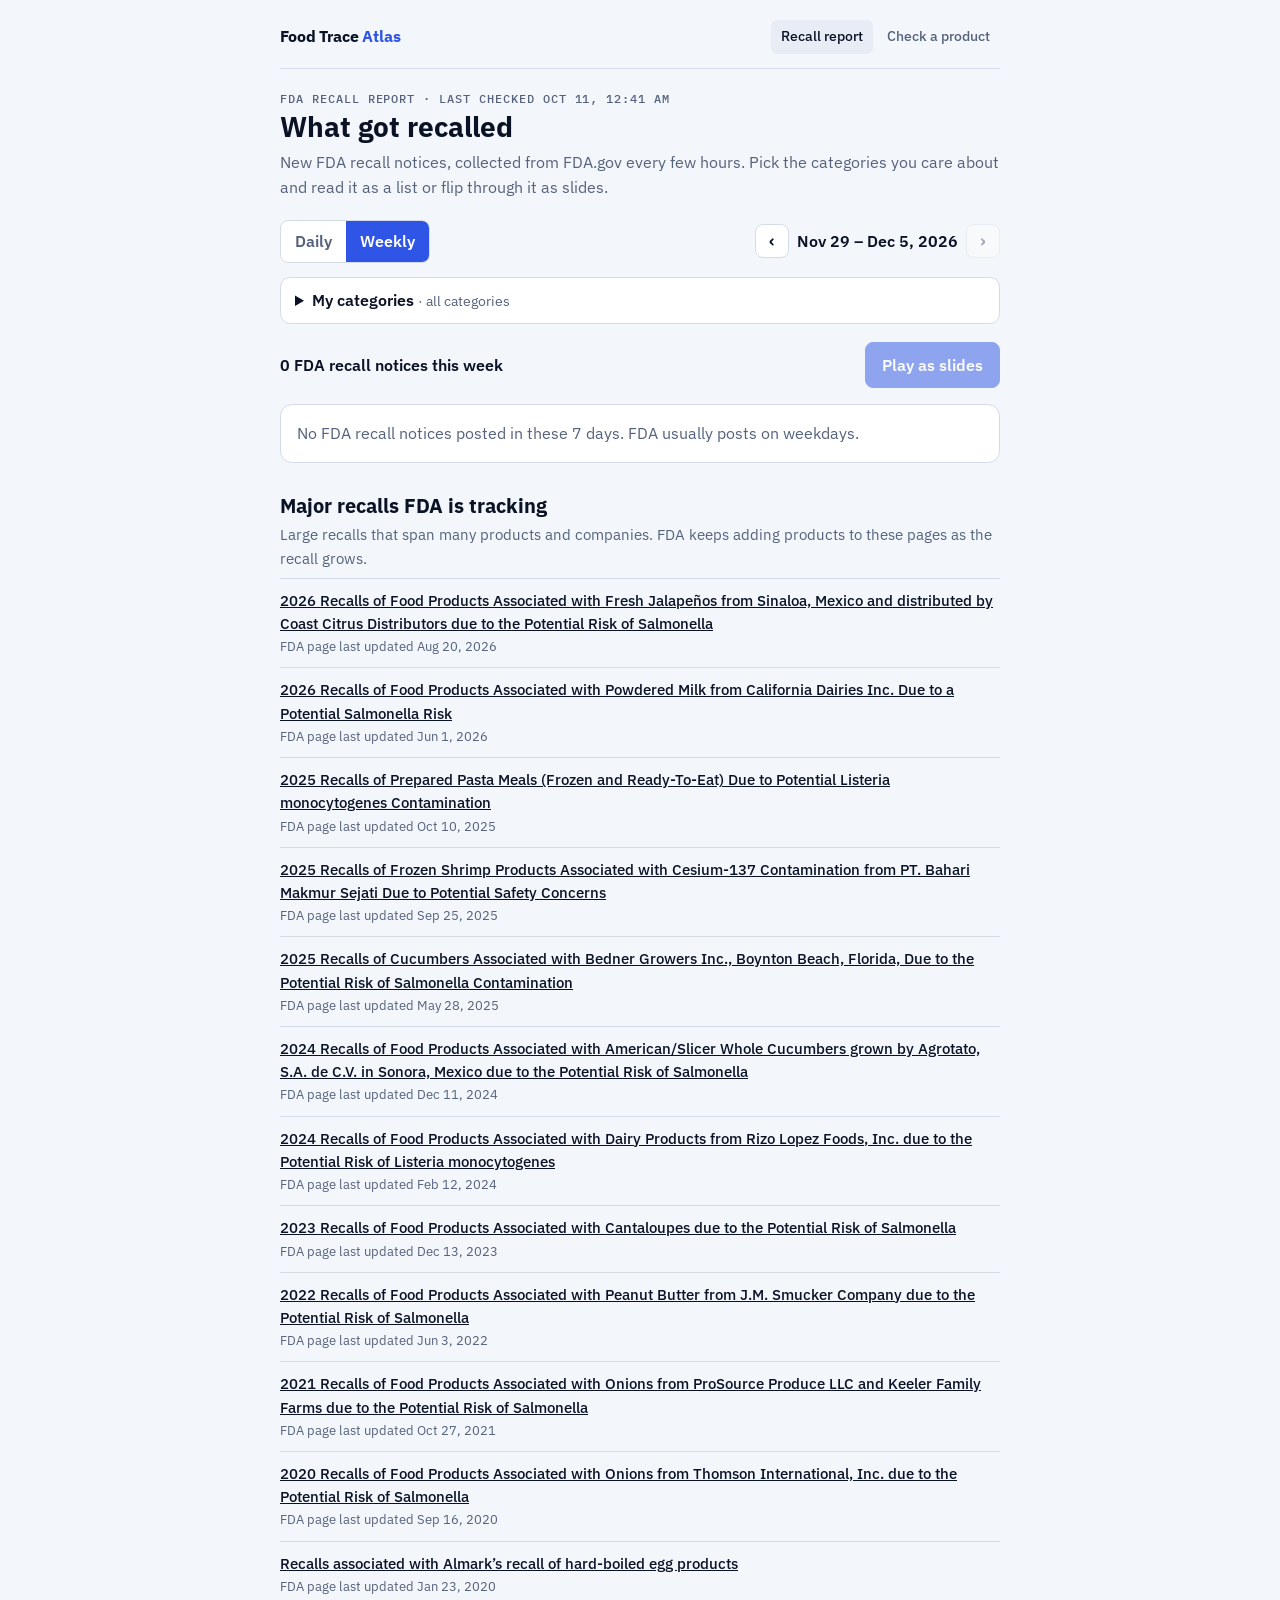
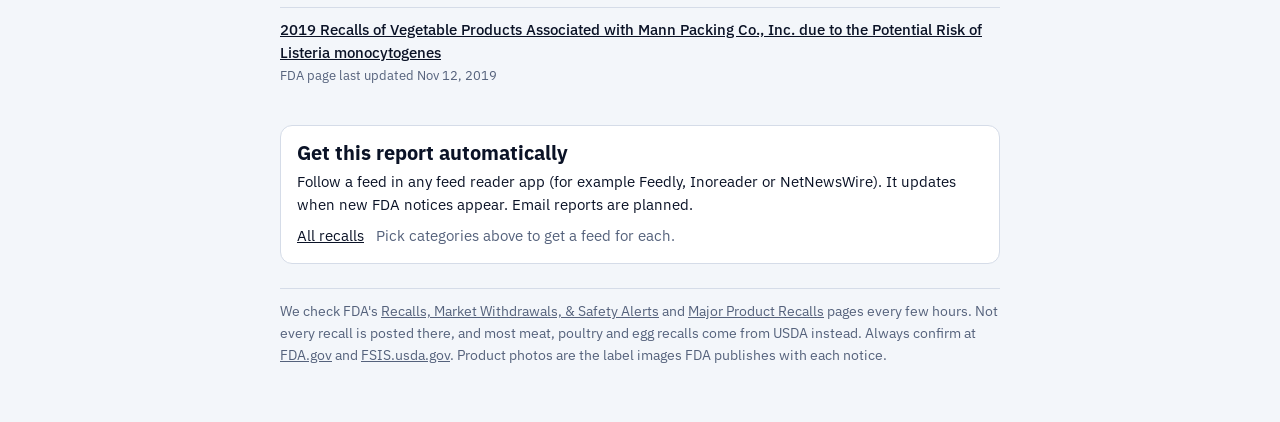
<file: index.html>
<!doctype html>
<html lang="en">
<head>
<meta charset="utf-8">
<meta name="viewport" content="width=device-width,initial-scale=1,viewport-fit=cover">
<title>Food Trace Atlas</title>
<meta name="description" content="Daily and weekly reports of FDA recall notices, with the product photos FDA publishes. Pick the categories you care about. Facts from FDA.gov, sourced and dated.">
<link rel="icon" href="favicon.svg" type="image/svg+xml">
<link rel="alternate" type="application/rss+xml" title="All FDA recalls" href="feeds/all.xml">
<link rel="stylesheet" href="https://fonts.googleapis.com/css2?family=IBM+Plex+Mono:wght@400;500&family=IBM+Plex+Sans:wght@400;500;600;700&display=swap">
<link rel="stylesheet" href="css/tokens.css">
<link rel="stylesheet" href="css/site.css">
<link rel="stylesheet" href="css/report.css">
</head>
<body>
<div class="wrap">
  <header class="site-head">
    <a class="brand" href="./">Food Trace <span>Atlas</span></a>
    <nav class="site-nav" aria-label="Pages"><a href="./" aria-current="page">Recall report</a><a href="check.html">Check a product</a></nav>
  </header>

  <p class="eyebrow" id="checked">FDA recall report</p>
  <h1>What got recalled</h1>
  <p class="lede">New FDA recall notices, collected from FDA.gov every few hours. Pick the categories you care about and read it as a list or flip through it as slides.</p>

  <div class="controls">
    <div class="seg" role="group" aria-label="Report length">
      <button type="button" data-range="day">Daily</button>
      <button type="button" data-range="week">Weekly</button>
    </div>
    <div class="period">
      <button type="button" class="icon" id="prev" aria-label="Earlier">‹</button>
      <span id="period-label"></span>
      <button type="button" class="icon" id="next" aria-label="Later">›</button>
    </div>
  </div>

  <details class="cats" id="cats">
    <summary><span>My categories</span> <span class="cats-sum" id="cats-sum"></span></summary>
    <p class="cats-help">FDA's own product types. A recall shows if it matches any category you pick. Saved in this browser only.</p>
    <div class="cats-quick">
      <button type="button" class="btn small" data-preset="all">All</button>
      <button type="button" class="btn small" data-preset="food">Food only</button>
      <button type="button" class="btn small" data-preset="none">None</button>
    </div>
    <div class="cats-list" id="cats-list"></div>
  </details>

  <div class="summary" id="summary"></div>
  <div id="list"></div>

  <section class="major">
    <h2>Major recalls FDA is tracking</h2>
    <p class="lede small">Large recalls that span many products and companies. FDA keeps adding products to these pages as the recall grows.</p>
    <div id="major"></div>
  </section>

  <section class="follow card">
    <h2>Get this report automatically</h2>
    <p>Follow a feed in any feed reader app (for example Feedly, Inoreader or NetNewsWire). It updates when new FDA notices appear. Email reports are planned.</p>
    <p class="feed-links" id="feeds"></p>
  </section>

  <p class="note">We check FDA's <a href="https://www.fda.gov/safety/recalls-market-withdrawals-safety-alerts" target="_blank" rel="noopener">Recalls, Market Withdrawals, &amp; Safety Alerts</a> and <a href="https://www.fda.gov/safety/recalls-market-withdrawals-safety-alerts/major-product-recalls" target="_blank" rel="noopener">Major Product Recalls</a> pages every few hours. Not every recall is posted there, and most meat, poultry and egg recalls come from USDA instead. Always confirm at <a href="https://www.fda.gov/safety/recalls-market-withdrawals-safety-alerts" target="_blank" rel="noopener">FDA.gov</a> and <a href="https://www.fsis.usda.gov/recalls" target="_blank" rel="noopener">FSIS.usda.gov</a>. Product photos are the label images FDA publishes with each notice.</p>
</div>

<div class="deck" id="deck" hidden role="dialog" aria-modal="true" aria-label="Recall slides">
  <div class="deck-bar">
    <span id="deck-count"></span>
    <button type="button" class="icon" id="deck-close" aria-label="Close slides">✕</button>
  </div>
  <div class="deck-stage" id="deck-stage"></div>
  <div class="deck-nav">
    <button type="button" class="btn" id="deck-prev">‹ Back</button>
    <button type="button" class="btn primary" id="deck-next">Next ›</button>
  </div>
</div>

<script src="js/report.js"></script>
</body>
</html>
</file>
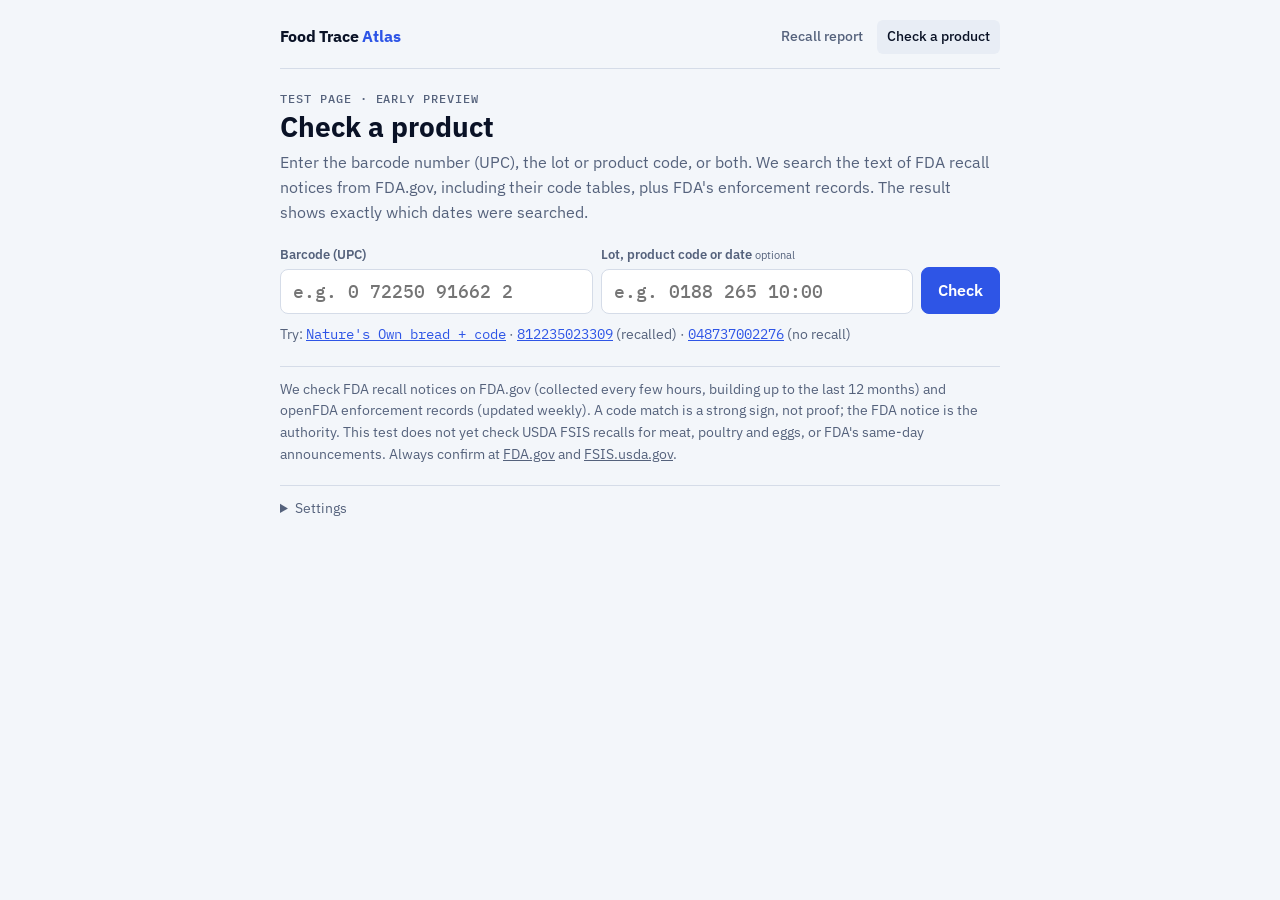
<file: check.html>
<!doctype html>
<html lang="en">
<head>
<meta charset="utf-8">
<meta name="viewport" content="width=device-width,initial-scale=1,viewport-fit=cover">
<title>Product Check · Food Trace Atlas</title>
<meta name="robots" content="noindex">
<link rel="icon" href="favicon.svg" type="image/svg+xml">
<link rel="stylesheet" href="https://fonts.googleapis.com/css2?family=IBM+Plex+Mono:wght@400;500&family=IBM+Plex+Sans:wght@400;500;600;700&display=swap">
<link rel="stylesheet" href="css/tokens.css">
<link rel="stylesheet" href="css/site.css">
<style>
  /* Barcode check: product facts from USDA FoodData Central plus matching openFDA recalls. */
  .eyebrow { font: 500 12px var(--f-mono); letter-spacing: .08em; text-transform: uppercase; color: var(--muted); }
  h1 { font-size: 28px; margin: 6px 0 8px; }
  .lede { color: var(--muted); margin-bottom: 20px; }
  form { display: flex; gap: 8px; flex-wrap: wrap; }
  .field { flex: 1 1 220px; display: flex; flex-direction: column; gap: 4px; font-size: 13px; font-weight: 600; color: var(--muted); }
  .field small { font-weight: 400; }
  .field input[type=text] { flex: none; width: 100%; }
  .actions { display: flex; gap: 8px; align-items: flex-end; }
  .hitline { font: 13px var(--f-mono); background: var(--soft); padding: 6px 8px; border-radius: 6px; margin-top: 4px; overflow-wrap: anywhere; }
  .hitline mark { background: color-mix(in srgb, var(--sev-major) 30%, transparent); color: inherit; border-radius: 2px; }
  .codes-list { margin-top: 6px; }
  .recall .verdict { font-weight: 600; margin: 6px 0; }
  .verdict.hit { color: var(--sev-major); } .verdict.maybe { color: var(--sev-moderate); } .verdict.weak { color: var(--muted); }
  input[type=text] { flex: 1 1 220px; min-width: 0; font: 500 18px var(--f-mono); padding: 10px 12px; border: 1px solid var(--line); border-radius: 8px; background: var(--surface); color: var(--ink); }
  .btn { padding: 10px 16px; border-radius: 8px; border: 1px solid var(--line); background: var(--surface); cursor: pointer; font-weight: 600; }
  .btn.primary { background: var(--accent); color: var(--on-accent); border-color: var(--accent); }
  .samples { margin: 10px 0 0; font-size: 14px; color: var(--muted); }
  .samples button { background: none; border: 0; padding: 0; font: 14px var(--f-mono); color: var(--accent); cursor: pointer; text-decoration: underline; }
  video { width: 100%; max-height: 260px; border-radius: 8px; margin-top: 12px; background: #000; object-fit: cover; }
  .card { background: var(--surface); border: 1px solid var(--line); border-radius: 12px; padding: 16px; margin-top: 16px; }
  .card h2 { font-size: 18px; margin-bottom: 8px; }
  .kv { display: grid; grid-template-columns: max-content 1fr; gap: 4px 12px; font-size: 15px; }
  .kv dt { color: var(--muted); }
  .kv dd { margin: 0; overflow-wrap: anywhere; }
  .ingredients { font-size: 14px; color: var(--muted); margin-top: 8px; }
  .status { font-weight: 600; padding: 10px 12px; border-radius: 8px; border-left: 4px solid; background: var(--soft); }
  .status.clear { border-color: var(--sev-good); }
  .status.hit { border-color: var(--sev-major); }
  .status.maybe { border-color: var(--sev-moderate); }
  .recall { border-top: 1px solid var(--line); padding-top: 12px; margin-top: 12px; font-size: 15px; }
  .recall .tag { display: inline-block; font: 500 11px var(--f-mono); text-transform: uppercase; letter-spacing: .06em; padding: 2px 6px; border-radius: 4px; margin-right: 6px; border: 1px solid currentColor; }
  .tag.confirmed { color: var(--sev-major); }
  .tag.inferred { color: var(--sev-moderate); }
  .tag.cls { color: var(--muted); }
  .codes { font: 13px var(--f-mono); background: var(--soft); padding: 8px; border-radius: 6px; white-space: pre-wrap; overflow-wrap: anywhere; margin-top: 6px; }
  .src { font-size: 13px; color: var(--muted); margin-top: 10px; }
  .note { font-size: 14px; color: var(--muted); margin-top: 20px; border-top: 1px solid var(--line); padding-top: 12px; }
  .err { color: var(--sev-major); }
  details summary { cursor: pointer; color: var(--muted); font-size: 14px; }
</style>
</head>
<body>
<div class="wrap">
  <header class="site-head">
    <a class="brand" href="./">Food Trace <span>Atlas</span></a>
    <nav class="site-nav" aria-label="Pages"><a href="./">Recall report</a><a href="check.html" aria-current="page">Check a product</a></nav>
  </header>
  <p class="eyebrow">Test page · early preview</p>
  <h1>Check a product</h1>
  <p class="lede">Enter the barcode number (UPC), the lot or product code, or both. We search the text of FDA recall notices from FDA.gov, including their code tables, plus FDA's enforcement records. The result shows exactly which dates were searched.</p>

  <form id="f">
    <label class="field"><span>Barcode (UPC)</span>
      <input id="code" type="text" inputmode="numeric" autocomplete="off" placeholder="e.g. 0 72250 91662 2"></label>
    <label class="field"><span>Lot, product code or date <small>optional</small></span>
      <input id="lot" type="text" autocomplete="off" placeholder="e.g. 0188 265 10:00"></label>
    <div class="actions">
      <button class="btn primary" type="submit">Check</button>
      <button class="btn" type="button" id="scan" hidden>Scan barcode</button>
    </div>
  </form>
  <p class="samples">Try: <button data-code="072250916622" data-lot="0188 265 10:00">Nature's Own bread + code</button> · <button data-code="812235023309">812235023309</button> (recalled) · <button data-code="048737002276">048737002276</button> (no recall)</p>
  <video id="cam" playsinline muted hidden></video>

  <div id="out"></div>

  <p class="note">We check FDA recall notices on FDA.gov (collected every few hours, building up to the last 12 months) and openFDA enforcement records (updated weekly). A code match is a strong sign, not proof; the FDA notice is the authority. This test does not yet check USDA FSIS recalls for meat, poultry and eggs, or FDA's same-day announcements. Always confirm at <a href="https://www.fda.gov/safety/recalls-market-withdrawals-safety-alerts" target="_blank" rel="noopener">FDA.gov</a> and <a href="https://www.fsis.usda.gov/recalls" target="_blank" rel="noopener">FSIS.usda.gov</a>.</p>

  <details class="note">
    <summary>Settings</summary>
    <p style="margin-top:8px">FoodData Central key (free from <a href="https://fdc.nal.usda.gov/api-key-signup" target="_blank" rel="noopener">api.data.gov</a>). Empty uses the shared DEMO_KEY, which allows about 30 lookups an hour.</p>
    <input id="key" type="text" autocomplete="off" placeholder="DEMO_KEY" style="width:100%;margin-top:6px">
  </details>
</div>

<script src="js/notice-check.js"></script>
<script>
(() => {
  const $ = (s) => document.querySelector(s);
  const out = $('#out');
  const FDC = 'https://api.nal.usda.gov/fdc/v1';
  const OPENFDA = 'https://api.fda.gov/food/enforcement.json';

  const store = {
    get(k) { try { return localStorage.getItem(k) || ''; } catch { return ''; } },
    set(k, v) { try { localStorage.setItem(k, v); } catch {} },
  };
  $('#key').value = store.get('fdcKey');
  $('#key').addEventListener('change', (e) => store.set('fdcKey', e.target.value.trim()));

  const esc = (s) => String(s ?? '').replace(/[&<>"']/g, (c) => ({ '&': '&amp;', '<': '&lt;', '>': '&gt;', '"': '&quot;', "'": '&#39;' }[c]));
  const today = () => new Date().toLocaleDateString('en-CA'); // YYYY-MM-DD in the viewer's time zone
  const fmtDate = (d) => (d && d.length === 8 ? `${d.slice(0, 4)}-${d.slice(4, 6)}-${d.slice(6)}` : d || '');
  const digits = (s) => String(s || '').replace(/\D/g, '');

  // Normalize any UPC-A / EAN-13 / GTIN-14 to a 12-digit UPC-A when possible, else keep the digits.
  function canon(code) {
    let d = digits(code).replace(/^0+(?=\d{12})/, '');
    if (d.length === 11) d = '0' + d; // leading zero often dropped
    return d;
  }

  // Recall notices write barcodes many ways ("812235023309", "8 12235 02330 9", "8-12235-02330",
  // "12235 02330", leading zero dropped). Build openFDA queries for the common ones.
  function recallQuery(upc) {
    const v = new Set([upc, upc.replace(/^0+/, ''), '0' + upc, upc.slice(0, -1)]);
    const phrases = [];
    if (upc.length === 12) {
      phrases.push(`${upc[0]} ${upc.slice(1, 6)} ${upc.slice(6, 11)} ${upc[11]}`);
      phrases.push(`${upc.slice(1, 6)} ${upc.slice(6, 11)}`);
    } else if (upc.length === 13) {
      phrases.push(`${upc[0]} ${upc.slice(1, 7)} ${upc.slice(7)}`);
    }
    const terms = [...v, ...phrases].map((t) => `"${t}"`);
    // openFDA drops matches from a bare OR list; it must be wrapped in parentheses.
    return `(${terms.flatMap((t) => [`code_info:${t}`, `product_description:${t}`]).join(' OR ')})`;
  }

  // A notice is a confirmed barcode match only if the barcode digits (minus check digit) appear in its text.
  function barcodeIn(r, upc) {
    const text = digits(`${r.code_info} ${r.product_description}`);
    const body = upc.slice(0, -1).replace(/^0+/, '');
    return text.includes(body) || (upc.length === 12 && text.includes(upc.slice(1, 11)));
  }

  async function getJSON(url) {
    const res = await fetch(url);
    if (res.status === 404) return null; // openFDA uses 404 for "no matches"
    if (!res.ok) throw new Error(`${new URL(url).host} answered ${res.status}`);
    return res.json();
  }

  async function lookupProduct(upc) {
    const key = store.get('fdcKey') || 'DEMO_KEY';
    const url = `${FDC}/foods/search?api_key=${encodeURIComponent(key)}&dataType=Branded&pageSize=10&query=${upc}`;
    const d = await getJSON(url);
    const foods = (d?.foods || []).filter((f) => canon(f.gtinUpc) === upc);
    foods.sort((a, b) => (b.publishedDate || '').localeCompare(a.publishedDate || ''));
    return foods[0] || null;
  }

  async function lookupRecalls(upc) {
    const url = `${OPENFDA}?search=${encodeURIComponent(recallQuery(upc))}&limit=50&sort=report_date:desc`;
    const d = await getJSON(url);
    // A "no matches" answer carries no metadata, so ask separately how fresh the data is.
    const updated = d?.meta?.last_updated || (await getJSON(`${OPENFDA}?limit=1`))?.meta?.last_updated;
    return { results: (d?.results || []).filter((r) => barcodeIn(r, upc)), updated };
  }

  // Firm-name fallback: recalls in the last 3 years from a company whose name matches the brand owner.
  // Shown as "inferred": same company name, not this barcode.
  async function lookupFirm(owner) {
    const words = (owner || '').replace(/[^A-Za-z0-9 ]/g, ' ').split(/\s+/).filter((w) => w.length > 2 && !/^(inc|llc|co|corp|company|the|foods?)$/i.test(w));
    if (!words.length) return [];
    const from = new Date(Date.now() - 3 * 365 * 864e5).toISOString().slice(0, 10).replace(/-/g, '');
    const q = `recalling_firm:"${words.slice(0, 2).join(' ')}" AND report_date:[${from} TO 29991231]`;
    const d = await getJSON(`${OPENFDA}?search=${encodeURIComponent(q)}&limit=10&sort=report_date:desc`);
    return d?.results || [];
  }

  function productCard(p, upc) {
    if (!p) {
      return `<div class="card"><h2>Product</h2><p>Not found in USDA FoodData Central for barcode <b>${esc(upc)}</b>. Not every product is listed.</p>
        <p class="src">Source: <a href="https://fdc.nal.usda.gov/" target="_blank" rel="noopener">USDA FoodData Central</a> · retrieved ${today()}</p></div>`;
    }
    return `<div class="card"><h2>${esc(p.description)}</h2>
      <dl class="kv">
        <dt>Brand</dt><dd>${esc(p.brandName || p.brandOwner || 'Not listed')}</dd>
        <dt>Brand owner</dt><dd>${esc(p.brandOwner || 'Not listed')}</dd>
        ${p.subbrandName ? `<dt>Sub-brand</dt><dd>${esc(p.subbrandName)}</dd>` : ''}
        <dt>Category</dt><dd>${esc(p.brandedFoodCategory || 'Not listed')}</dd>
        <dt>Barcode</dt><dd>${esc(p.gtinUpc)}</dd>
        <dt>Manufacturer / plant</dt><dd>Not disclosed in this source</dd>
        <dt>Data published</dt><dd>${esc(p.publishedDate || '')}</dd>
      </dl>
      ${p.ingredients ? `<p class="ingredients"><b>Ingredients:</b> ${esc(p.ingredients)}</p>` : ''}
      <p class="src">Source: <a href="https://fdc.nal.usda.gov/food-details/${p.fdcId}/nutrients" target="_blank" rel="noopener">USDA FoodData Central #${p.fdcId}</a> · retrieved ${today()}</p></div>`;
  }

  function recallItem(r, kind) {
    const link = `https://www.accessdata.fda.gov/scripts/ires/index.cfm?Product=${encodeURIComponent(r.recall_number)}`;
    return `<div class="recall">
      <span class="tag ${kind}">${kind === 'confirmed' ? 'Barcode match' : 'Same company name, not this barcode'}</span>
      <span class="tag cls">${esc(r.classification)}</span><span class="tag cls">${esc(r.status)}</span>
      <p style="margin-top:6px"><b>${esc(r.recalling_firm)}</b> · reported ${esc(fmtDate(r.report_date))} · ${esc(r.recall_number)}</p>
      <p>${esc(r.product_description)}</p>
      <p><b>Reason:</b> ${esc(r.reason_for_recall)}</p>
      <p><b>Distribution:</b> ${esc(r.distribution_pattern)}</p>
      <div class="codes"><b>Lot, date and code info from the notice:</b>\n${esc(r.code_info || 'Not provided')}</div>
      <p class="src">Source: <a href="${link}" target="_blank" rel="noopener">FDA Enforcement Report</a> via openFDA · retrieved ${today()}</p>
    </div>`;
  }

  function recallCard(confirmed, firm, updated) {
    let head;
    if (confirmed.length) head = `<p class="status hit">${confirmed.length} FDA recall notice${confirmed.length > 1 ? 's' : ''} mention${confirmed.length > 1 ? '' : 's'} this barcode. Check the lot and date codes on your package against the notice.</p>`;
    else if (firm.length) head = `<p class="status maybe">No FDA recall found for this barcode. The same company name appears in other recent FDA recalls, listed below for reference.</p>`;
    else head = `<p class="status clear">No FDA recall found for this barcode. This is not a guarantee: recall notices don't always list barcodes.</p>`;
    return `<div class="card"><h2>FDA enforcement records (openFDA)</h2>${head}
      ${confirmed.map((r) => recallItem(r, 'confirmed')).join('')}
      ${firm.map((r) => recallItem(r, 'inferred')).join('')}
      <p class="src">openFDA food enforcement data, last updated ${esc(updated || 'unknown')}. openFDA lags FDA's same-day announcements by up to a week or more.</p></div>`;
  }

  // FDA.gov notices (their own text and code tables), from data/notices.json.
  function noticeCard(res, upc, code) {
    const lines = (list) => list.map((l) => `<div class="hitline">${esc(l)}</div>`).join('');
    const items = res.results.map(({ recall: r, notice: n, match: m, verdict: v }) => {
      const shown = [...new Set([...m.upcLines, ...m.codeLines])];
      const ranges = m.rangeHits.filter(([l]) => !shown.includes(l));
      const rest = m.codeTable.filter((l) => !shown.includes(l) && !ranges.some(([x]) => x === l));
      return `<div class="recall">
        <p><b>${esc(r.brands || r.company)}</b> · ${esc(r.product)}</p>
        <p class="verdict ${v.kind}">${esc(v.text)}</p>
        <p><b>Reason:</b> ${esc(r.reason)} · posted by FDA ${esc(r.fda_publish_date)}</p>
        ${shown.length || ranges.length ? `<p class="src">Lines in the notice that match${m.rangeHits.length ? ' (the code range yours falls in is highlighted)' : ''}:</p>` : ''}
        ${[...shown, ...ranges.map(([l]) => l)].map((l) => {
          const part = (m.rangeHits.find(([x]) => x === l) || [])[1];
          return `<div class="hitline">${part ? esc(l).replace(esc(part), `<mark>${esc(part)}</mark>`) : esc(l)}</div>`;
        }).join('')}
        ${rest.length ? `<details class="codes-list"><summary>Other code lines in this notice (${rest.length})</summary>${lines(rest)}</details>` : ''}
        <p class="src">Source: <a href="${esc(r.url)}" target="_blank" rel="noopener">FDA recall notice</a> · read ${esc((n.retrieved || '').slice(0, 10))}</p>
      </div>`;
    }).join('');
    const what = [upc && `barcode ${upc}`, code && `code “${code}”`].filter(Boolean).join(' and ');
    const head = res.results.some((x) => x.verdict.kind === 'hit')
      ? `<p class="status hit">Found in ${res.results.filter((x) => x.verdict.kind === 'hit').length} FDA recall notice${res.results.length > 1 ? 's' : ''}. Details below.</p>`
      : res.results.length
        ? `<p class="status maybe">Possible matches for ${esc(what)}. Read each one carefully.</p>`
        : `<p class="status clear">No FDA recall notice posted ${esc(res.from)} to ${esc(res.to)} mentions ${esc(what)}. Not every notice lists every code.</p>`;
    return `<div class="card"><h2>FDA recall notices (FDA.gov)</h2>${head}${items}
      <p class="src">Searched ${res.count} notices from FDA.gov, last collected ${esc((res.generated || '').slice(0, 16).replace('T', ' '))} UTC.</p></div>`;
  }

  async function check(rawUpc, rawLot) {
    const code = (rawLot || '').trim();
    const upc = digits(rawUpc) ? canon(rawUpc) : '';
    if (!upc && !code) { out.innerHTML = `<div class="card err">Enter a barcode number, a lot or product code, or both.</div>`; return; }
    if (upc && (upc.length < 12 || upc.length > 13)) { out.innerHTML = `<div class="card err">The barcode number should be 12 digits (UPC) or 13 (EAN). Leave it empty to search by code only.</div>`; return; }
    if (!upc && window.NoticeCheck.norm(code).length < 4) { out.innerHTML = `<div class="card err">Enter at least 4 letters or numbers of the code.</div>`; return; }
    out.innerHTML = `<div class="card">Checking…</div>`;
    try {
      const notices = window.NoticeCheck.run(upc, code);
      if (!upc) { out.innerHTML = noticeCard(await notices, '', code); return; }
      const [res, product, recalls] = await Promise.all([notices, lookupProduct(upc), lookupRecalls(upc)]);
      let firm = [];
      if (product?.brandOwner) {
        const seen = new Set(recalls.results.map((r) => r.recall_number));
        firm = (await lookupFirm(product.brandOwner)).filter((r) => !seen.has(r.recall_number));
      }
      out.innerHTML = noticeCard(res, upc, code) + productCard(product, upc) + recallCard(recalls.results, firm, recalls.updated);
    } catch (e) {
      out.innerHTML = `<div class="card err">Couldn't finish the check: ${esc(e.message)}. If this says 429, the shared DEMO_KEY is used up for the hour; add your own key under Settings.</div>`;
    }
  }

  $('#f').addEventListener('submit', (e) => { e.preventDefault(); check($('#code').value, $('#lot').value); });
  document.querySelectorAll('[data-code]').forEach((b) => b.addEventListener('click', () => {
    $('#code').value = b.dataset.code; $('#lot').value = b.dataset.lot || '';
    check(b.dataset.code, b.dataset.lot || '');
  }));

  // Camera scanning where the browser has a built-in barcode reader (Chrome on Android, some desktops).
  if ('BarcodeDetector' in window && navigator.mediaDevices?.getUserMedia) {
    const btn = $('#scan'); const video = $('#cam');
    btn.hidden = false;
    btn.addEventListener('click', async () => {
      const detector = new BarcodeDetector({ formats: ['upc_a', 'upc_e', 'ean_13', 'ean_8'] });
      const stream = await navigator.mediaDevices.getUserMedia({ video: { facingMode: 'environment' } });
      video.srcObject = stream; video.hidden = false; await video.play();
      const stop = () => { stream.getTracks().forEach((t) => t.stop()); video.hidden = true; };
      const tick = async () => {
        if (video.hidden) return;
        const [hit] = await detector.detect(video).catch(() => []);
        if (hit) { stop(); $('#code').value = hit.rawValue; check(hit.rawValue, $('#lot').value); } else requestAnimationFrame(tick);
      };
      tick();
    });
  }
})();
</script>
</body>
</html>
</file>
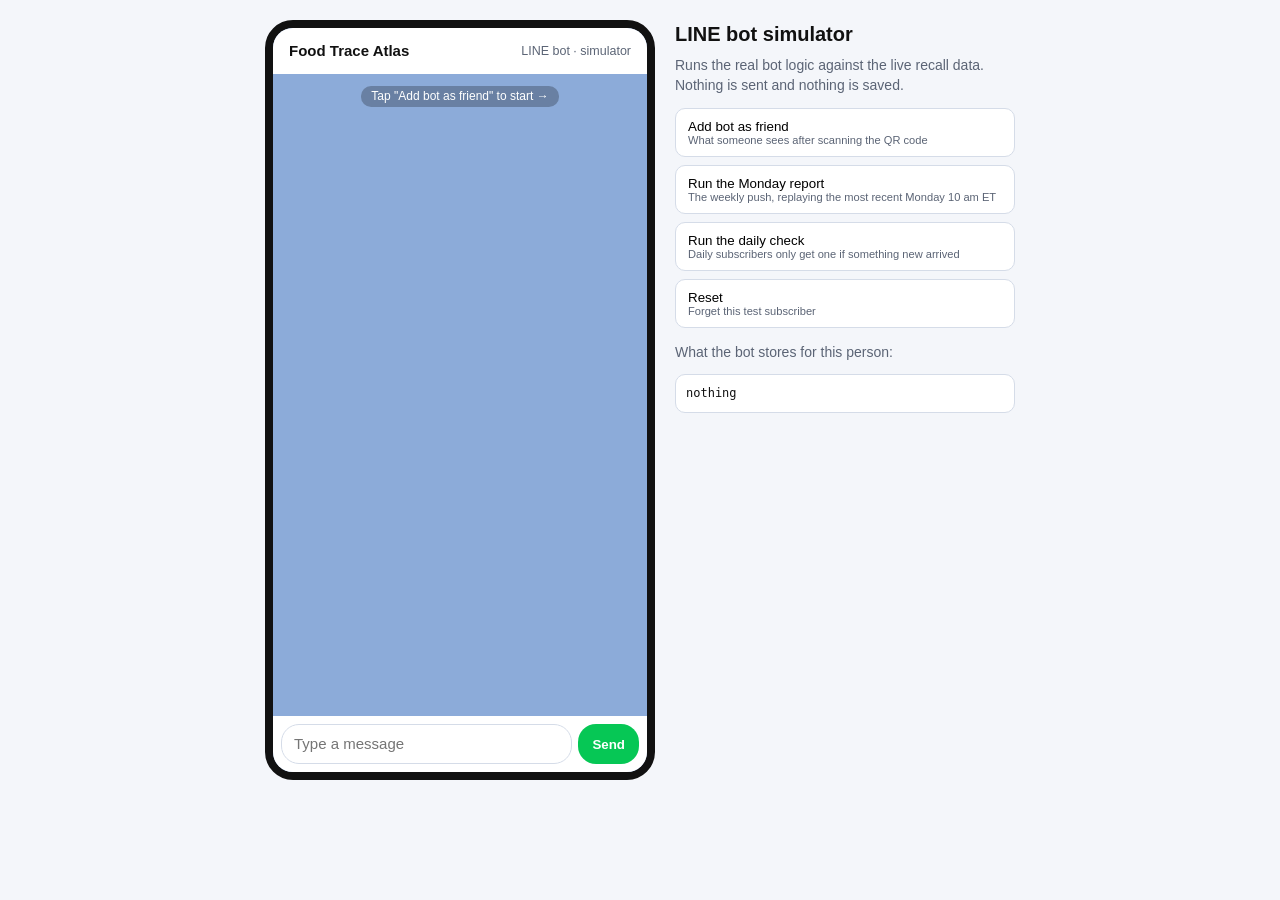
<file: bot/sim.html>
<!doctype html>
<html lang="en">
<head>
<meta charset="utf-8">
<meta name="viewport" content="width=device-width,initial-scale=1">
<title>LINE Bot Simulator</title>
<meta name="robots" content="noindex">
<link rel="icon" href="../favicon.svg" type="image/svg+xml">
<style>
  /* Simulates the LINE chat using the real bot logic (core.js). Nothing is sent anywhere. */
  :root { --bg: #8cabd9; --me: #7ee36f; --bot: #ffffff; --ink: #111; --muted: #5b6475; --panel: #f4f6fa; --line: #d5dce8; --accent: #2e55e6; }
  * { box-sizing: border-box; }
  body { margin: 0; font: 15px/1.45 -apple-system, BlinkMacSystemFont, "Segoe UI", sans-serif; color: var(--ink); background: var(--panel); }
  .layout { display: flex; gap: 20px; justify-content: center; padding: 20px 16px; flex-wrap: wrap; }
  .phone { width: 390px; max-width: 100%; height: 760px; max-height: calc(100vh - 40px); display: flex; flex-direction: column; border-radius: 28px; overflow: hidden; border: 8px solid #111; background: var(--bg); }
  .top { background: #fff; padding: 12px 16px; font-weight: 700; display: flex; justify-content: space-between; align-items: center; }
  .top small { font-weight: 400; color: var(--muted); }
  .chat { flex: 1; min-height: 0; overflow-y: auto; padding: 12px 10px; display: flex; flex-direction: column; gap: 8px; }
  .chat > * { flex-shrink: 0; }
  .msg { max-width: 82%; padding: 8px 12px; border-radius: 16px; white-space: pre-wrap; overflow-wrap: anywhere; font-size: 14px; }
  .msg.bot { background: var(--bot); align-self: flex-start; border-top-left-radius: 4px; }
  .msg.me { background: var(--me); align-self: flex-end; border-top-right-radius: 4px; }
  .sys { align-self: center; font-size: 12px; color: #fff; background: rgba(0,0,0,.25); padding: 2px 10px; border-radius: 10px; }
  .carousel { display: flex; gap: 8px; overflow-x: auto; align-self: stretch; padding-bottom: 4px; scroll-snap-type: x mandatory; }
  .card { flex: 0 0 230px; background: #fff; border-radius: 14px; overflow: hidden; display: flex; flex-direction: column; scroll-snap-align: start; }
  .card img { width: 100%; aspect-ratio: 1; object-fit: contain; background: #fff; border-bottom: 1px solid #eee; }
  .card .body { padding: 10px 12px; display: flex; flex-direction: column; gap: 4px; flex: 1; }
  .card .foot { padding: 4px 12px 10px; text-align: center; }
  .card .foot a { color: var(--accent); font-weight: 600; font-size: 13px; text-decoration: none; }
  .card .foot a.primary { display: block; background: var(--accent); color: #fff; border-radius: 8px; padding: 8px; }
  .quick { display: flex; gap: 6px; overflow-x: auto; padding: 8px 10px; background: rgba(255,255,255,.35); min-height: 0; }
  .quick:empty { display: none; }
  .quick button { flex: none; border: 1px solid #06c755; color: #06a046; background: #fff; border-radius: 999px; padding: 6px 12px; font: 600 13px inherit; cursor: pointer; }
  form { display: flex; gap: 6px; padding: 8px; background: #fff; }
  form input { flex: 1; min-width: 0; border: 1px solid var(--line); border-radius: 18px; padding: 8px 12px; font: inherit; }
  form button { border: 0; background: #06c755; color: #fff; border-radius: 18px; padding: 0 14px; font-weight: 700; cursor: pointer; }
  .panel { width: 340px; max-width: 100%; }
  .panel h1 { font-size: 20px; margin: 0 0 6px; }
  .panel p { color: var(--muted); font-size: 14px; margin: 0 0 12px; }
  .panel .btn { display: block; width: 100%; text-align: left; margin-bottom: 8px; padding: 10px 12px; border: 1px solid var(--line); background: #fff; border-radius: 10px; font: 600 14px inherit; cursor: pointer; }
  .panel .btn small { display: block; font-weight: 400; color: var(--muted); }
  pre { background: #fff; border: 1px solid var(--line); border-radius: 10px; padding: 10px; font-size: 12px; overflow: auto; max-height: 220px; }
</style>
</head>
<body>
<div class="layout">
  <div class="phone">
    <div class="top">Food Trace Atlas <small>LINE bot · simulator</small></div>
    <div class="chat" id="chat"><div class="sys">Tap "Add bot as friend" to start →</div></div>
    <div class="quick" id="quick"></div>
    <form id="f"><input id="t" placeholder="Type a message" autocomplete="off"><button>Send</button></form>
  </div>
  <div class="panel">
    <h1>LINE bot simulator</h1>
    <p>Runs the real bot logic against the live recall data. Nothing is sent and nothing is saved.</p>
    <button class="btn" id="follow">Add bot as friend<small>What someone sees after scanning the QR code</small></button>
    <button class="btn" id="monday">Run the Monday report<small>The weekly push, replaying the most recent Monday 10 am ET</small></button>
    <button class="btn" id="daily">Run the daily check<small>Daily subscribers only get one if something new arrived</small></button>
    <button class="btn" id="reset">Reset<small>Forget this test subscriber</small></button>
    <p style="margin-top:14px">What the bot stores for this person:</p>
    <pre id="state">nothing</pre>
  </div>
</div>

<script type="module">
import { onFollow, onText, scheduled } from './core.js';

const $ = (s) => document.querySelector(s);
const esc = (s) => String(s ?? '').replace(/[&<>"']/g, (c) => ({ '&': '&amp;', '<': '&lt;', '>': '&gt;', '"': '&quot;', "'": '&#39;' }[c]));
let user = null;
let data = null;
const ID = 'U-test';

async function getData() {
  if (!data) data = await fetch('../data/recalls.json', { cache: 'no-cache' }).then((r) => r.json());
  return data;
}

function show(state) { $('#state').textContent = state ? JSON.stringify(state, null, 2) : 'nothing (deleted)'; }

function add(html) { const c = $('#chat'); c.insertAdjacentHTML('beforeend', html); c.scrollTop = c.scrollHeight; }

// Rough rendering of LINE's flex boxes: enough to judge content and layout.
function renderBox(box) {
  return (box.contents || []).map((x) => {
    if (x.type === 'text') {
      const size = { xxs: 11, xs: 12, sm: 13, md: 15, lg: 17 }[x.size] || 14;
      return `<div style="font-size:${size}px;${x.weight === 'bold' ? 'font-weight:700;' : ''}${x.color ? `color:${x.color};` : ''}${x.align === 'center' ? 'text-align:center;' : ''}">${esc(x.text)}</div>`;
    }
    if (x.type === 'button') return `<a href="${esc(x.action.uri)}" target="_blank" rel="noopener" class="${x.style === 'primary' ? 'primary' : ''}">${esc(x.action.label)}</a>`;
    if (x.type === 'box') return renderBox(x);
    return '';
  }).join('');
}

function render(messages, from = 'bot') {
  $('#quick').innerHTML = '';
  for (const m of messages) {
    if (m.type === 'text') add(`<div class="msg ${from}">${esc(m.text)}</div>`);
    if (m.type === 'flex') {
      add(`<div class="carousel">${m.contents.contents.map((b) => `<div class="card">
        ${b.hero ? `<a href="${esc(b.hero.action.uri)}" target="_blank" rel="noopener"><img src="${esc(b.hero.url)}" alt=""></a>` : ''}
        <div class="body">${renderBox(b.body)}</div><div class="foot">${renderBox(b.footer)}</div></div>`).join('')}</div>`);
    }
    if (m.quickReply) {
      $('#quick').innerHTML = m.quickReply.items.map((i) => `<button type="button" data-t="${esc(i.action.text)}">${esc(i.action.label)}</button>`).join('');
    }
  }
}

async function say(t) {
  if (!t.trim()) return;
  render([{ type: 'text', text: t }], 'me');
  const ready = user?.step === 'done';
  const r = onText(user, t, { now: new Date().toISOString(), data: ready ? await getData() : null });
  user = r.user; show(user); render(r.messages);
}

function lastMonday() {
  const d = new Date(); d.setUTCHours(14, 0, 0, 0);
  while (d.getUTCDay() !== 1) d.setUTCDate(d.getUTCDate() - 1);
  return d.toISOString();
}

async function runScheduled(now, label) {
  if (!user) { add('<div class="sys">No subscriber yet</div>'); return; }
  const sends = scheduled([[ID, user]], await getData(), now);
  add(`<div class="sys">${esc(label)}</div>`);
  if (!sends.length) { add(`<div class="sys">Nothing sent${user.step !== 'done' ? ' (signup not finished)' : ''}</div>`); return; }
  user = sends[0].user; show(user); render(sends[0].messages);
}

$('#quick').addEventListener('click', (e) => { const b = e.target.closest('button'); if (b) say(b.dataset.t); });
$('#f').addEventListener('submit', (e) => { e.preventDefault(); const t = $('#t').value; $('#t').value = ''; say(t); });
$('#follow').addEventListener('click', () => { add('<div class="sys">You added Food Trace Atlas as a friend</div>'); const r = onFollow(new Date().toISOString()); user = r.user; show(user); render(r.messages); });
$('#monday').addEventListener('click', () => runScheduled(lastMonday(), 'Monday 10 am ET: weekly report run (replaying the most recent Monday)'));
$('#daily').addEventListener('click', () => {
  // Pretend the last report was 3 days ago so recent recalls count as new.
  if (user) user = { ...user, lastSent: new Date(Date.now() - 3 * 864e5).toISOString() };
  runScheduled(new Date().toISOString(), 'Daily 10 am ET run (last report 3 days ago)');
});
$('#reset').addEventListener('click', () => { user = null; show(null); $('#chat').innerHTML = '<div class="sys">Reset. Tap "Add bot as friend" to start →</div>'; $('#quick').innerHTML = ''; });
</script>
</body>
</html>
</file>
<file: css/tokens.css>
/* Theme tokens: colors, fonts, light and dark mode, base element styles. */

/* Layout: single reading column; each neurotransmitter carries its own hue through every page it touches. */
:root {
  --bg: #f3f6fa;
  --surface: #ffffff;
  --ink: #0a1226;
  --muted: #55627c;
  --line: #d5dce8;
  --soft: #e8edf5;
  --accent: #2e55e6;
  --signal: #0e8fb0;
  --on-accent: #ffffff;

  --c-dopamine: #b86200;
  --c-norepinephrine: #c23b22;
  --c-serotonin: #6548c2;
  --c-gaba: #0b8475;
  --c-glutamate: #b02d6a;
  --c-acetylcholine: #2766b8;

  --sev-major: #c0262d;
  --sev-moderate: #b26a00;
  --sev-minor: #66737d;
  --sev-good: #1f8a4c;
  --sev-info: var(--c-acetylcholine);

  --f-display: "IBM Plex Sans", "Segoe UI", system-ui, sans-serif;
  --f-body: "IBM Plex Sans", "Segoe UI", system-ui, sans-serif;
  --f-mono: "IBM Plex Mono", ui-monospace, "Cascadia Mono", Consolas, monospace;

  --nt: var(--ink);
}
@media (prefers-color-scheme: dark) {
  :root:not([data-theme="light"]) {
    --bg: #060a14; --surface: #0d1424; --ink: #e8edf7; --muted: #8794b0; --line: #1a2540; --soft: #121b30; --accent: #4f7dff; --signal: #7fe6ff; --on-accent: #060a14;
    --c-dopamine: #f0a24a; --c-norepinephrine: #ff7d62; --c-serotonin: #ab97ff;
    --c-gaba: #3fd0bb; --c-glutamate: #f27db3; --c-acetylcholine: #7fb0ff;
    --sev-major: #ff6b6b; --sev-moderate: #f0a24a; --sev-minor: #98a8b3; --sev-good: #5fd38f;
    color-scheme: dark;
  }
}
:root[data-theme="dark"] {
  --bg: #060a14; --surface: #0d1424; --ink: #e8edf7; --muted: #8794b0; --line: #1a2540; --soft: #121b30; --accent: #4f7dff; --signal: #7fe6ff; --on-accent: #060a14;
  --c-dopamine: #f0a24a; --c-norepinephrine: #ff7d62; --c-serotonin: #ab97ff;
  --c-gaba: #3fd0bb; --c-glutamate: #f27db3; --c-acetylcholine: #7fb0ff;
  --sev-major: #ff6b6b; --sev-moderate: #f0a24a; --sev-minor: #98a8b3; --sev-good: #5fd38f;
  color-scheme: dark;
}

* { box-sizing: border-box; }
body { background: var(--bg); color: var(--ink); font-family: var(--f-body); font-size: 16px; line-height: 1.55; }
.wrap { max-width: 920px; margin: 0 auto; padding-inline: 20px; padding-block: 20px 56px; }
h1, h2, h3 { font-family: var(--f-display); line-height: 1.1; text-wrap: balance; margin: 0; }
p { margin: 0; }
a { color: inherit; }
button { font: inherit; color: inherit; }
:focus-visible { outline: 2px solid var(--nt); outline-offset: 2px; border-radius: 4px; }
</file>
<file: css/site.css>
/* Shared page frame: header, navigation, buttons, cards, tags. Page-specific styles stay in each page. */
body { margin: 0; }
.wrap { max-width: 760px; }
.site-head { display: flex; align-items: center; justify-content: space-between; gap: 12px; flex-wrap: wrap; padding-bottom: 14px; margin-bottom: 22px; border-bottom: 1px solid var(--line); }
.brand { font-weight: 700; text-decoration: none; letter-spacing: -.01em; }
.brand span { color: var(--accent); }
.site-nav { display: flex; gap: 4px; }
.site-nav a { text-decoration: none; font-size: 14px; font-weight: 500; padding: 6px 10px; border-radius: 6px; color: var(--muted); }
.site-nav a[aria-current="page"] { background: var(--soft); color: var(--ink); }
.eyebrow { font: 500 12px var(--f-mono); letter-spacing: .08em; text-transform: uppercase; color: var(--muted); }
h1 { font-size: 28px; margin: 6px 0 8px; }
.lede { color: var(--muted); margin-bottom: 20px; }
.btn { padding: 10px 16px; border-radius: 8px; border: 1px solid var(--line); background: var(--surface); cursor: pointer; font-weight: 600; }
.btn.primary { background: var(--accent); color: var(--on-accent); border-color: var(--accent); }
.btn:disabled { opacity: .5; cursor: default; }
.card { background: var(--surface); border: 1px solid var(--line); border-radius: 12px; padding: 16px; margin-top: 16px; }
.tag { display: inline-block; font: 500 11px var(--f-mono); text-transform: uppercase; letter-spacing: .06em; padding: 2px 6px; border-radius: 4px; border: 1px solid currentColor; color: var(--muted); }
.src { font-size: 13px; color: var(--muted); margin-top: 10px; }
.note { font-size: 14px; color: var(--muted); margin-top: 24px; border-top: 1px solid var(--line); padding-top: 12px; }
</file>
<file: css/report.css>
/* Recall report: controls, category picker, recall list, major recalls, slide deck. */
h2 { font-size: 20px; margin: 0 0 6px; }
.lede.small { font-size: 15px; margin-bottom: 8px; }
.controls { display: flex; justify-content: space-between; align-items: center; gap: 12px; flex-wrap: wrap; }
.seg { display: inline-flex; border: 1px solid var(--line); border-radius: 8px; overflow: hidden; background: var(--surface); }
.seg button { border: 0; background: none; padding: 8px 14px; font-weight: 600; cursor: pointer; color: var(--muted); }
.seg button[aria-pressed="true"] { background: var(--accent); color: var(--on-accent); }
.period { display: flex; align-items: center; gap: 8px; font-weight: 600; }
.icon { width: 34px; height: 34px; border-radius: 8px; border: 1px solid var(--line); background: var(--surface); cursor: pointer; font-size: 18px; line-height: 1; }
.icon:disabled { opacity: .35; cursor: default; }

.cats { margin-top: 14px; background: var(--surface); border: 1px solid var(--line); border-radius: 10px; padding: 10px 14px; }
.cats summary { cursor: pointer; font-weight: 600; }
.cats-sum { font-weight: 400; color: var(--muted); font-size: 14px; }
.cats-help { font-size: 14px; color: var(--muted); margin: 8px 0; }
.cats-quick { display: flex; gap: 6px; margin-bottom: 8px; }
.btn.small { padding: 4px 10px; font-size: 13px; }
.cats-list { display: flex; flex-wrap: wrap; gap: 6px; }
.chip { display: inline-flex; align-items: center; gap: 6px; padding: 5px 10px; border: 1px solid var(--line); border-radius: 999px; font-size: 14px; cursor: pointer; user-select: none; }
.chip input { margin: 0; accent-color: var(--accent); }
.chip small { color: var(--muted); font-family: var(--f-mono); }

.summary { display: flex; justify-content: space-between; align-items: center; gap: 12px; flex-wrap: wrap; margin-top: 18px; }
.summary p { font-weight: 600; }
.empty { color: var(--muted); }

.item { display: grid; grid-template-columns: 96px 1fr; gap: 14px; padding: 14px 0; border-top: 1px solid var(--line); }
.item:first-child { border-top: 0; }
.thumb { width: 96px; height: 96px; border-radius: 8px; background: var(--soft); object-fit: contain; border: 1px solid var(--line); }
.thumb.none { display: grid; place-items: center; font-size: 11px; color: var(--muted); text-align: center; padding: 6px; }
.item h3 { font-size: 17px; margin: 0 0 2px; }
.item .product { font-size: 15px; }
.item .reason { font-weight: 600; margin-top: 4px; }
.item .meta { font-size: 13px; color: var(--muted); margin-top: 4px; }
.item .tags { display: flex; flex-wrap: wrap; gap: 4px; margin-top: 6px; }
.tag.new { color: var(--sev-major); }
.list-card { padding-top: 4px; padding-bottom: 4px; }

.major { margin-top: 32px; }
.major-item { padding: 10px 0; border-top: 1px solid var(--line); font-size: 15px; }
.major-item a { font-weight: 500; }
.major-item .meta { font-size: 13px; color: var(--muted); margin-top: 2px; }
.follow { margin-top: 28px; }
.follow p { font-size: 15px; }
.feed-links { display: flex; flex-wrap: wrap; gap: 6px 12px; margin-top: 8px; font-size: 14px; }

/* Slides */
.deck { position: fixed; inset: 0; z-index: 10; background: var(--bg); display: flex; flex-direction: column; padding: 12px 16px calc(12px + env(safe-area-inset-bottom, 0px)); }
.deck[hidden] { display: none; }
.deck-bar { display: flex; justify-content: space-between; align-items: center; font: 500 13px var(--f-mono); color: var(--muted); max-width: 920px; width: 100%; margin: 0 auto; }
.deck-stage { flex: 1; min-height: 0; display: flex; max-width: 920px; width: 100%; margin: 10px auto; }
.deck-nav { display: flex; justify-content: space-between; max-width: 920px; width: 100%; margin: 0 auto; }
.slide { flex: 1; min-height: 0; display: grid; grid-template-columns: 1.1fr 1fr; gap: 24px; align-items: center; background: var(--surface); border: 1px solid var(--line); border-radius: 16px; padding: 24px; overflow: auto; }
.slide.text { grid-template-columns: 1fr; text-align: center; place-content: center; }
.slide.text h2 { font-size: 34px; margin-bottom: 10px; }
.slide.text p { color: var(--muted); max-width: 52ch; margin: 0 auto 6px; }
.slide .photo { display: flex; flex-direction: column; gap: 8px; min-height: 0; height: 100%; }
.slide .photo img.main { flex: 1; min-height: 0; width: 100%; object-fit: contain; border-radius: 10px; background: #fff; }
.slide .photo .strip { display: flex; gap: 6px; overflow-x: auto; }
.slide .photo .strip img { width: 54px; height: 54px; object-fit: contain; border-radius: 6px; border: 2px solid var(--line); background: #fff; cursor: pointer; }
.slide .photo .strip img[aria-current="true"] { border-color: var(--accent); }
.slide .photo .credit { font-size: 12px; color: var(--muted); }
.slide .nophoto { display: grid; place-items: center; height: 100%; min-height: 160px; background: var(--soft); border-radius: 10px; color: var(--muted); text-align: center; padding: 16px; }
.slide .facts h2 { font-size: 26px; margin-bottom: 6px; }
.slide .facts .product { font-size: 17px; }
.slide .facts .reason { font-size: 19px; font-weight: 700; margin: 14px 0; padding: 10px 12px; border-left: 4px solid var(--sev-major); background: var(--soft); border-radius: 6px; }
.slide .facts dl { display: grid; grid-template-columns: max-content 1fr; gap: 4px 12px; font-size: 15px; margin: 0; }
.slide .facts dt { color: var(--muted); }
.slide .facts dd { margin: 0; }
.slide .facts .tags { display: flex; flex-wrap: wrap; gap: 4px; margin-top: 12px; }

@media (max-width: 640px) {
  h1 { font-size: 24px; }
  .item { grid-template-columns: 72px 1fr; }
  .thumb { width: 72px; height: 72px; }
  .slide { grid-template-columns: 1fr; grid-template-rows: minmax(180px, 42vh) auto; padding: 14px; gap: 14px; align-items: start; }
  .slide.no-photo { grid-template-rows: auto auto; align-content: start; }
  .slide.no-photo .nophoto { min-height: 0; height: auto; padding: 12px; }
  .slide .facts h2 { font-size: 21px; }
  .slide.text h2 { font-size: 26px; }
}
</file>
